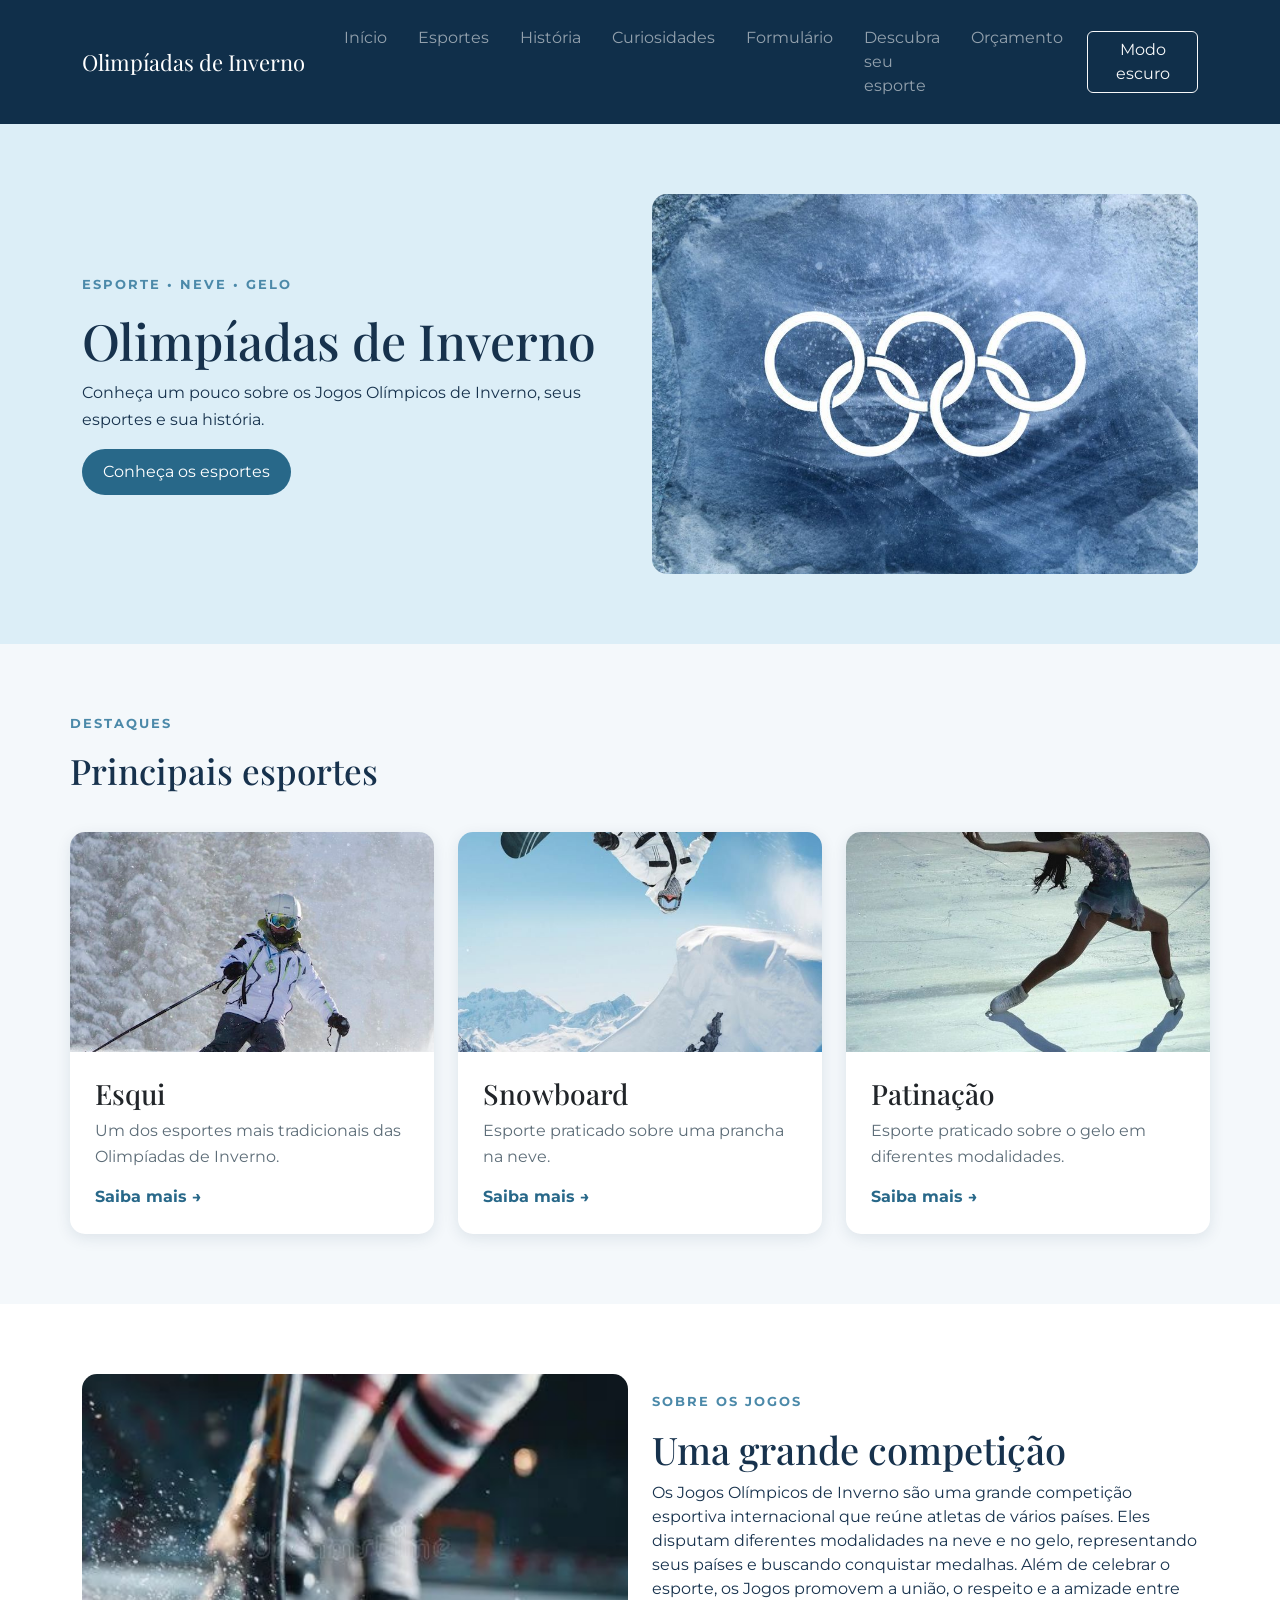
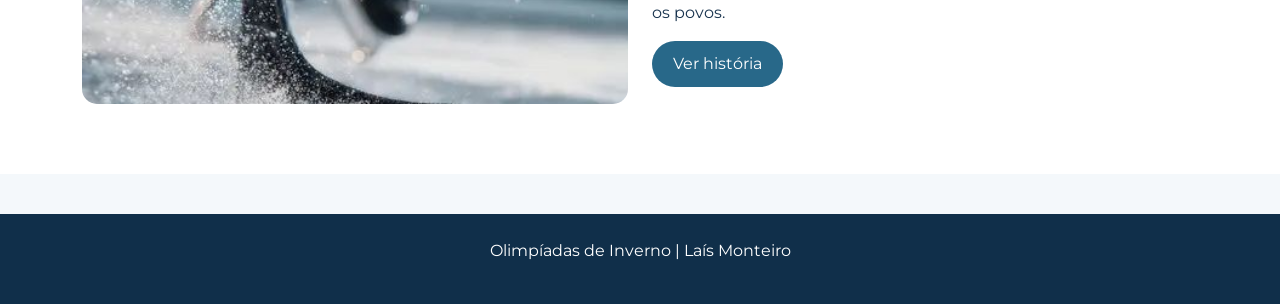
<file: index.html>
<!doctype html>
<html lang="pt-br">
  <head>
    <meta charset="UTF-8" />
    <meta name="viewport" content="width=device-width, initial-scale=1.0" />

    <title>Curiosidades - Olimpíadas de Inverno</title>

    <link
      href="https://cdn.jsdelivr.net/npm/bootstrap@5.3.3/dist/css/bootstrap.min.css"
      rel="stylesheet"
    />

    <link
      href="https://fonts.googleapis.com/css2?family=Montserrat:wght@400;500;600;700&family=Playfair+Display:wght@600;700&display=swap"
      rel="stylesheet"
    />

    <link rel="stylesheet" href="css/style.css" />
  </head>
  </head>

  <body>
    <header>
      <nav class="navbar navbar-expand-lg navbar-dark">
        <div class="container">
          <a class="navbar-brand" href="index.html"> Olimpíadas de Inverno </a>

          <button
            class="navbar-toggler"
            type="button"
            data-bs-toggle="collapse"
            data-bs-target="#menu"
          >
            <span class="navbar-toggler-icon"></span>
          </button>

          

<div class="collapse navbar-collapse" id="menu">

    <ul class="navbar-nav ms-auto">

        <li class="nav-item">
            <a class="nav-link" href="index.html">Início</a>
        </li>

        <li class="nav-item">
            <a class="nav-link" href="esportes.html">Esportes</a>
        </li>

        <li class="nav-item">
            <a class="nav-link" href="historia.html">História</a>
        </li>

        <li class="nav-item">
            <a class="nav-link" href="curiosidades.html">Curiosidades</a>
        </li>

        <li class="nav-item">
            <a class="nav-link" href="formulario.html">Formulário</a>
        </li>

        <li class="nav-item">
            <a class="nav-link" href="descobrir-esporte.html">Descubra seu esporte</a>
        </li>

         <li class="nav-item">
            <a class="nav-link" href="orcamento.html">Orçamento</a>
        </li>

    </ul>

    <button id="modo-escuro" class="btn btn-outline-light ms-lg-3 mt-2 mt-lg-0">
        Modo escuro
    </button>

</div>
        </div>
      </nav>
    </header>

    <main>
      <section class="banner">
        <div class="container">
          <div class="row align-items-center">
            <div class="col-md-6">
              <p class="subtitulo">ESPORTE • NEVE • GELO</p>

              <h1>Olimpíadas de Inverno</h1>

              <p>
                Conheça um pouco sobre os Jogos Olímpicos de Inverno, seus
                esportes e sua história.
              </p>

              <a href="esportes.html" class="btn btn-principal">
                Conheça os esportes
              </a>
            </div>

            <div class="col-md-6">
              <img
                src="imagens/capa.jpg"
                class="img-fluid imagem-banner"
                alt="Olimpíadas de Inverno"
              />
            </div>
          </div>
        </div>
      </section>

      <section class="container destaques">
        <p class="subtitulo">DESTAQUES</p>

        <h2>Principais esportes</h2>

        <div class="row g-4 mt-3">
          <div class="col-md-4">
            <div class="card">
              <img src="imagens/esqui.jpg" class="card-img-top" alt="Esqui" />

              <div class="card-body">
                <h3>Esqui</h3>

                <p>
                  Um dos esportes mais tradicionais das Olimpíadas de Inverno.
                </p>

                <a href="esportes.html">Saiba mais →</a>
              </div>
            </div>
          </div>

          <div class="col-md-4">
            <div class="card">
              <img
                src="imagens/snowboard.jpg"
                class="card-img-top"
                alt="Snowboard"
              />

              <div class="card-body">
                <h3>Snowboard</h3>

                <p>Esporte praticado sobre uma prancha na neve.</p>

                <a href="esportes.html">Saiba mais →</a>
              </div>
            </div>
          </div>

          <div class="col-md-4">
            <div class="card">
              <img
                src="imagens/patinacao.jpg"
                class="card-img-top"
                alt="Patinação no gelo"
              />

              <div class="card-body">
                <h3>Patinação</h3>

                <p>Esporte praticado sobre o gelo em diferentes modalidades.</p>

                <a href="esportes.html">Saiba mais →</a>
              </div>
            </div>
          </div>
        </div>
      </section>

      <section class="sobre">
        <div class="container">
          <div class="row align-items-center">
            <div class="col-md-6">
              <img
                src="imagens/hoquei.jpg"
                class="img-fluid"
                alt="Hóquei no gelo"
              />
            </div>

            <div class="col-md-6">
              <p class="subtitulo">SOBRE OS JOGOS</p>

              <h2>Uma grande competição</h2>

              <p>
                Os Jogos Olímpicos de Inverno são uma grande competição
                esportiva internacional que reúne atletas de vários países. Eles
                disputam diferentes modalidades na neve e no gelo, representando
                seus países e buscando conquistar medalhas. Além de celebrar o
                esporte, os Jogos promovem a união, o respeito e a amizade entre
                os povos.
              </p>

              <a href="historia.html" class="btn btn-principal">
                Ver história
              </a>
            </div>
          </div>
        </div>
      </section>
    </main>

    <footer>
      <p>Olimpíadas de Inverno | Laís Monteiro</p>
    </footer>

    <script src="https://cdn.jsdelivr.net/npm/bootstrap@5.3.3/dist/js/bootstrap.bundle.min.js"></script>
    <script src="js/script.js"></script>
  </body>
</html>
</file>
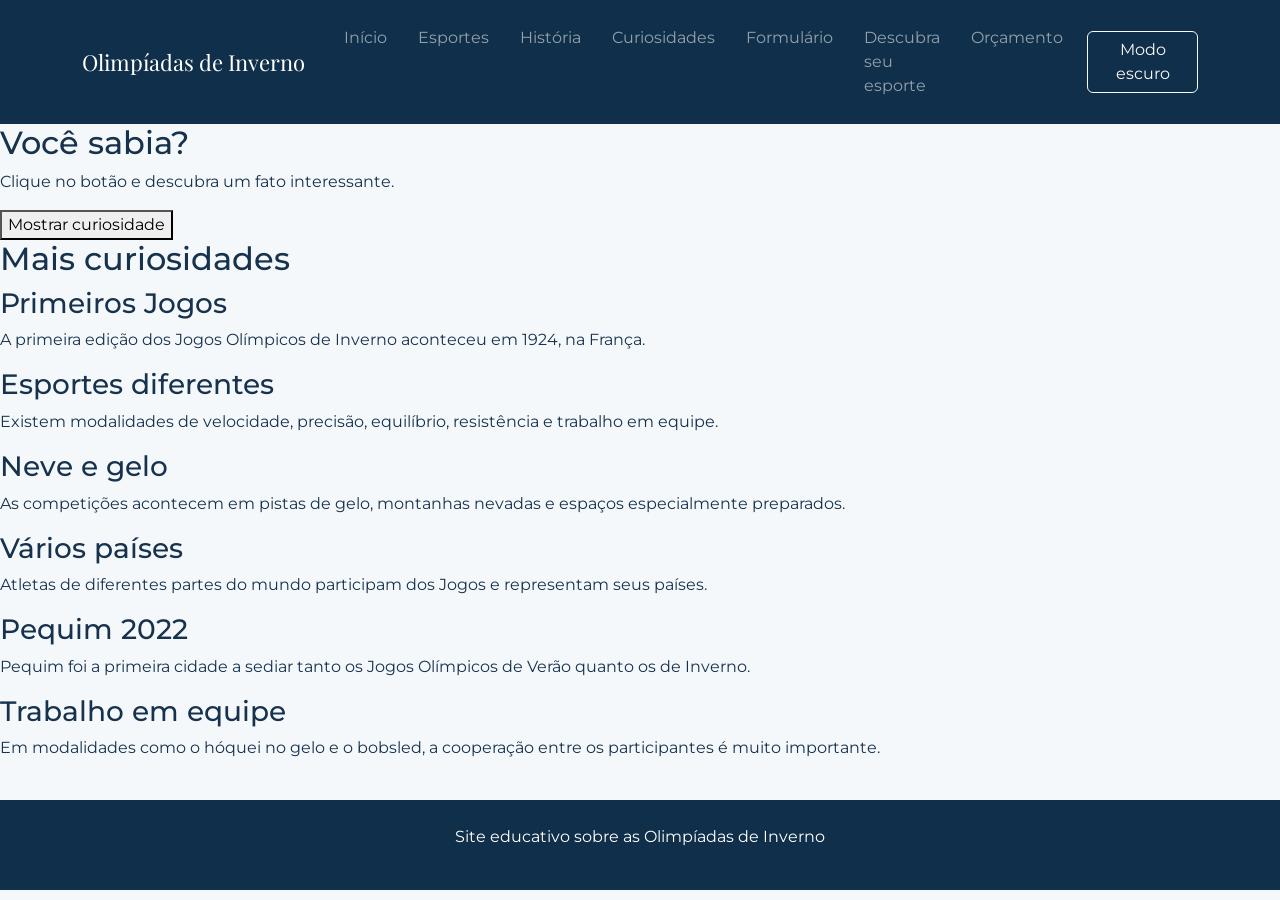
<file: curiosidades.html>
<!doctype html>
<html lang="pt-br">
  <head>
    <meta charset="UTF-8" />
    <meta name="viewport" content="width=device-width, initial-scale=1.0" />

    <title>Curiosidades - Olimpíadas de Inverno</title>

    <link
      href="https://cdn.jsdelivr.net/npm/bootstrap@5.3.3/dist/css/bootstrap.min.css"
      rel="stylesheet"
    />

    <link
      href="https://fonts.googleapis.com/css2?family=Montserrat:wght@400;500;600;700&family=Playfair+Display:wght@600;700&display=swap"
      rel="stylesheet"
    />

    <link rel="stylesheet" href="css/style.css" />
  </head>
  </head>

  <body>
    <header>
      <nav class="navbar navbar-expand-lg navbar-dark">
        <div class="container">
          <a class="navbar-brand" href="curiosidades.html"> Olimpíadas de Inverno </a>

          <button
            class="navbar-toggler"
            type="button"
            data-bs-toggle="collapse"
            data-bs-target="#menu"
          >
            <span class="navbar-toggler-icon"></span>
          </button>

          

<div class="collapse navbar-collapse" id="menu">

    <ul class="navbar-nav ms-auto">

        <li class="nav-item">
            <a class="nav-link" href="index.html">Início</a>
        </li>

        <li class="nav-item">
            <a class="nav-link" href="esportes.html">Esportes</a>
        </li>

        <li class="nav-item">
            <a class="nav-link" href="historia.html">História</a>
        </li>

        <li class="nav-item">
            <a class="nav-link" href="curiosidades.html">Curiosidades</a>
        </li>

        <li class="nav-item">
            <a class="nav-link" href="formulario.html">Formulário</a>
        </li>

        <li class="nav-item">
            <a class="nav-link" href="descobrir-esporte.html">Descubra seu esporte</a>
        </li>

         <li class="nav-item">
            <a class="nav-link" href="orcamento.html">Orçamento</a>
        </li>

    </ul>

    <button id="modo-escuro" class="btn btn-outline-light ms-lg-3 mt-2 mt-lg-0">
        Modo escuro
    </button>

</div>
        </div>
      </nav>

    <main>
        <section class="destaque">
            <h2>Você sabia?</h2>
            <p id="texto-curiosidade">Clique no botão e descubra um fato interessante.</p>
            <button id="botao-curiosidade">Mostrar curiosidade</button>
        </section>

        <section>
            <h2>Mais curiosidades</h2>

            <div class="cartoes">
                <div class="cartao">
                    <h3>Primeiros Jogos</h3>
                    <p>A primeira edição dos Jogos Olímpicos de Inverno aconteceu em 1924, na França.</p>
                </div>

                <div class="cartao">
                    <h3>Esportes diferentes</h3>
                    <p>Existem modalidades de velocidade, precisão, equilíbrio, resistência e trabalho em equipe.</p>
                </div>

                <div class="cartao">
                    <h3>Neve e gelo</h3>
                    <p>As competições acontecem em pistas de gelo, montanhas nevadas e espaços especialmente preparados.</p>
                </div>

                <div class="cartao">
                    <h3>Vários países</h3>
                    <p>Atletas de diferentes partes do mundo participam dos Jogos e representam seus países.</p>
                </div>

                <div class="cartao">
                    <h3>Pequim 2022</h3>
                    <p>Pequim foi a primeira cidade a sediar tanto os Jogos Olímpicos de Verão quanto os de Inverno.</p>
                </div>

                <div class="cartao">
                    <h3>Trabalho em equipe</h3>
                    <p>Em modalidades como o hóquei no gelo e o bobsled, a cooperação entre os participantes é muito importante.</p>
                </div>
            </div>
        </section>
    </main>

    <footer>
        <p>Site educativo sobre as Olimpíadas de Inverno</p>
    </footer>

    <script src="js/script.js"></script>
</body>
</html>
</file>
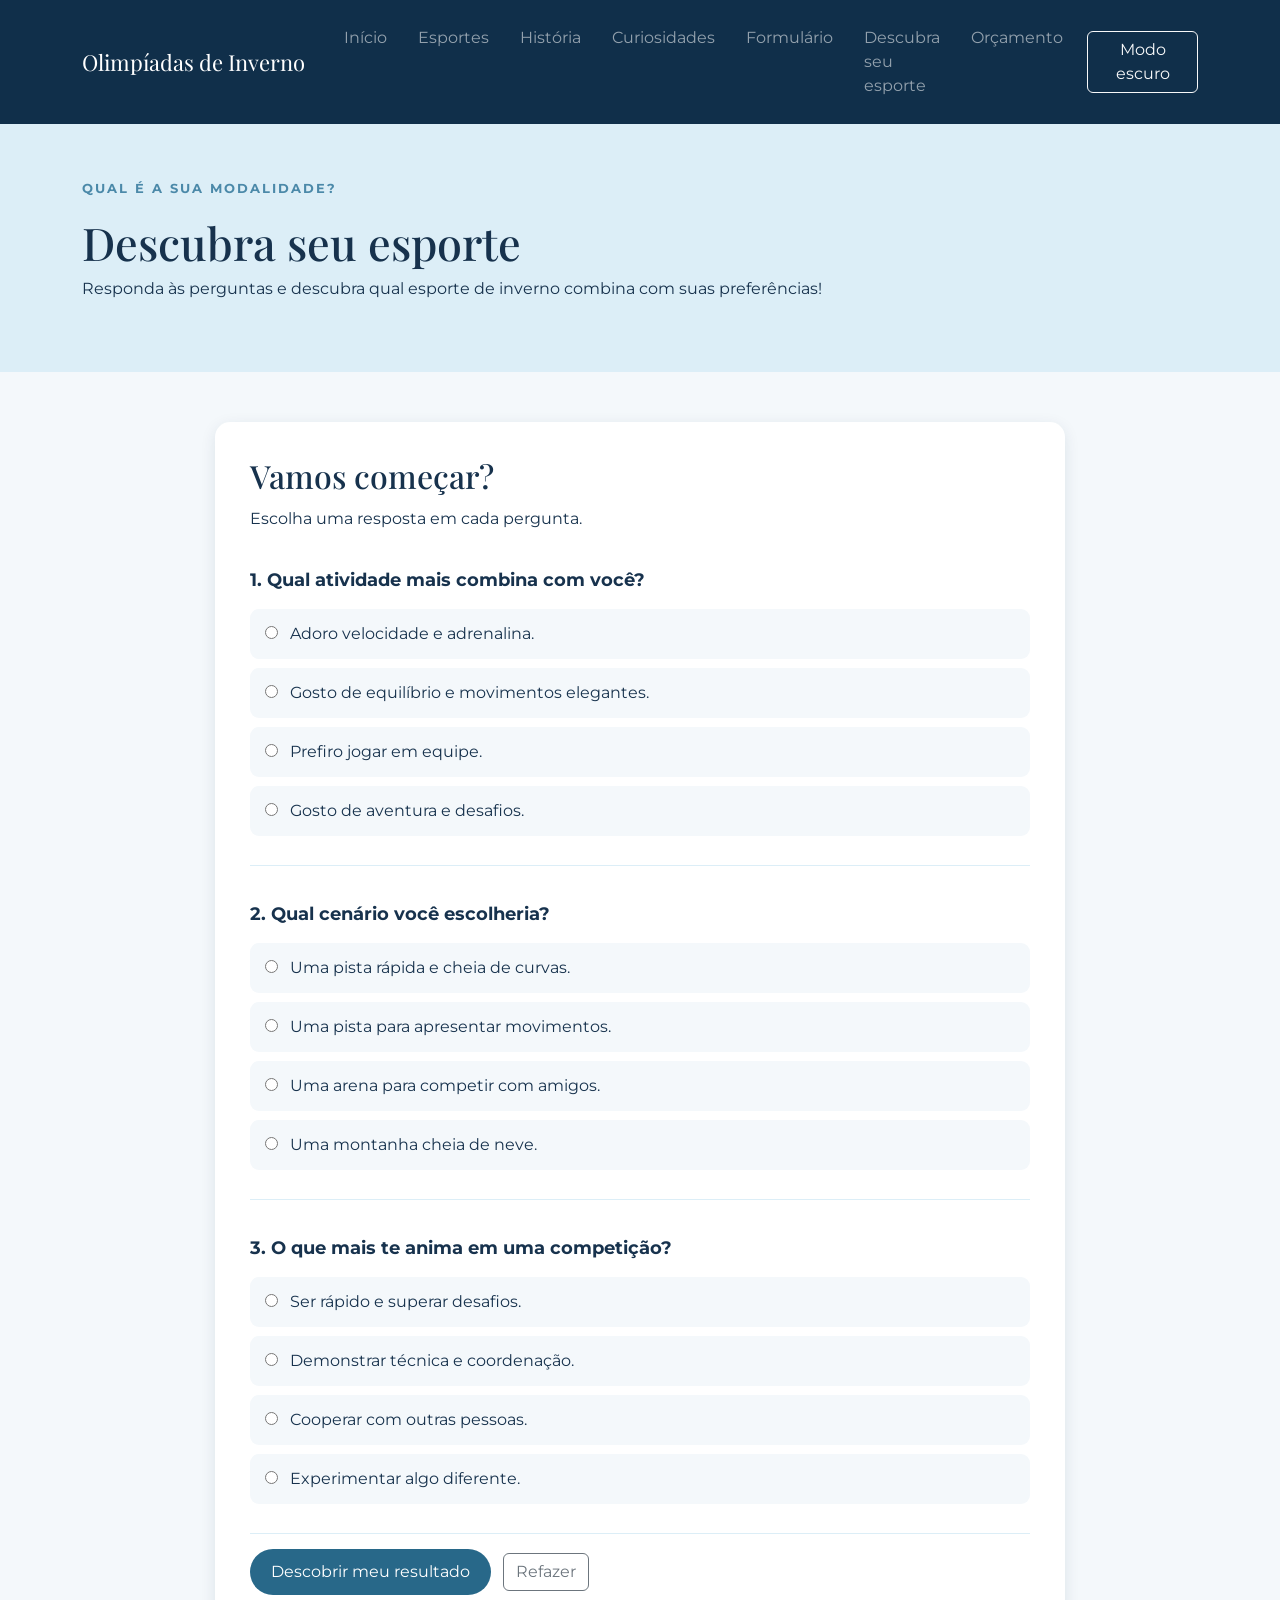
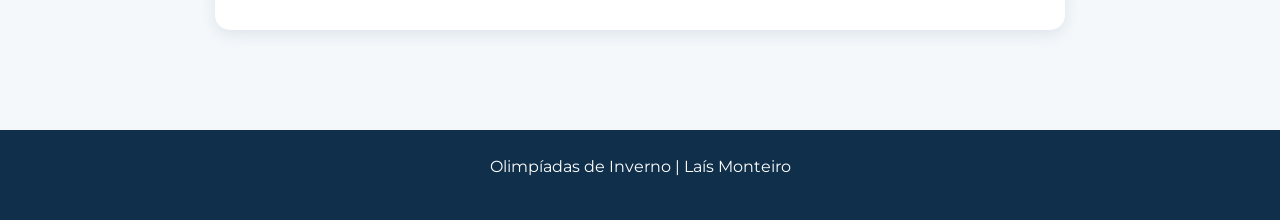
<file: descobrir-esporte.html>
<!DOCTYPE html>
<html lang="pt-br">

<head>
    <meta charset="UTF-8">
    <meta name="viewport" content="width=device-width, initial-scale=1.0">

    <title>Descubra seu esporte - Olimpíadas de Inverno</title>

    <link href="https://cdn.jsdelivr.net/npm/bootstrap@5.3.3/dist/css/bootstrap.min.css" rel="stylesheet">

    <link href="https://fonts.googleapis.com/css2?family=Montserrat:wght@400;500;600;700&family=Playfair+Display:wght@600;700&display=swap" rel="stylesheet">

    <link rel="stylesheet" href="css/style.css">
</head>

<body>

<header>
    <nav class="navbar navbar-expand-lg navbar-dark">
        <div class="container">

            <a class="navbar-brand" href="index.html">
                Olimpíadas de Inverno
            </a>

            <button class="navbar-toggler" type="button"
                data-bs-toggle="collapse" data-bs-target="#menu"
                aria-controls="menu" aria-expanded="false"
                aria-label="Abrir menu">
                <span class="navbar-toggler-icon"></span>
            </button>

            <div class="collapse navbar-collapse" id="menu">

               <ul class="navbar-nav ms-auto">

        <li class="nav-item">
            <a class="nav-link" href="index.html">Início</a>
        </li>

        <li class="nav-item">
            <a class="nav-link" href="esportes.html">Esportes</a>
        </li>

        <li class="nav-item">
            <a class="nav-link" href="historia.html">História</a>
        </li>

        <li class="nav-item">
            <a class="nav-link" href="curiosidades.html">Curiosidades</a>
        </li>

        <li class="nav-item">
            <a class="nav-link" href="formulario.html">Formulário</a>
        </li>

        <li class="nav-item">
            <a class="nav-link" href="descobrir-esporte.html">Descubra seu esporte</a>
        </li>

         <li class="nav-item">
            <a class="nav-link" href="orcamento.html">Orçamento</a>
        </li>

    </ul>

                <button id="modo-escuro"
                    class="btn btn-outline-light ms-lg-3 mt-2 mt-lg-0">
                    Modo escuro
                </button>

            </div>
        </div>
    </nav>
</header>

<main>

    <section class="titulo-pagina">
        <div class="container">
            <p class="subtitulo">QUAL É A SUA MODALIDADE?</p>
            <h1>Descubra seu esporte</h1>
            <p>Responda às perguntas e descubra qual esporte de inverno combina com suas preferências!</p>
        </div>
    </section>

    <section class="container quiz-conteudo">

        <div class="quiz-caixa">

            <h2>Vamos começar?</h2>

            <p>Escolha uma resposta em cada pergunta.</p>

            <form id="quiz-esporte">

                <fieldset class="pergunta-quiz">
                    <legend>1. Qual atividade mais combina com você?</legend>

                    <label class="opcao-quiz">
                        <input type="radio" name="atividade" value="velocidade" required>
                        Adoro velocidade e adrenalina.
                    </label>

                    <label class="opcao-quiz">
                        <input type="radio" name="atividade" value="equilibrio">
                        Gosto de equilíbrio e movimentos elegantes.
                    </label>

                    <label class="opcao-quiz">
                        <input type="radio" name="atividade" value="equipe">
                        Prefiro jogar em equipe.
                    </label>

                    <label class="opcao-quiz">
                        <input type="radio" name="atividade" value="aventura">
                        Gosto de aventura e desafios.
                    </label>
                </fieldset>

                <fieldset class="pergunta-quiz">
                    <legend>2. Qual cenário você escolheria?</legend>

                    <label class="opcao-quiz">
                        <input type="radio" name="cenario" value="velocidade" required>
                        Uma pista rápida e cheia de curvas.
                    </label>

                    <label class="opcao-quiz">
                        <input type="radio" name="cenario" value="equilibrio">
                        Uma pista para apresentar movimentos.
                    </label>

                    <label class="opcao-quiz">
                        <input type="radio" name="cenario" value="equipe">
                        Uma arena para competir com amigos.
                    </label>

                    <label class="opcao-quiz">
                        <input type="radio" name="cenario" value="aventura">
                        Uma montanha cheia de neve.
                    </label>
                </fieldset>

                <fieldset class="pergunta-quiz">
                    <legend>3. O que mais te anima em uma competição?</legend>

                    <label class="opcao-quiz">
                        <input type="radio" name="competicao" value="velocidade" required>
                        Ser rápido e superar desafios.
                    </label>

                    <label class="opcao-quiz">
                        <input type="radio" name="competicao" value="equilibrio" required>
                        Demonstrar técnica e coordenação.
                    </label>

                    <label class="opcao-quiz">
                        <input type="radio" name="competicao" value="equipe" required>
                        Cooperar com outras pessoas.
                    </label>

                    <label class="opcao-quiz">
                        <input type="radio" name="competicao" value="aventura" required>
                        Experimentar algo diferente.
                    </label>
                </fieldset>

                <button type="submit" class="btn btn-principal">
                    Descobrir meu resultado
                </button>

                <button type="button" id="refazer-quiz"
                    class="btn btn-outline-secondary ms-2">
                    Refazer
                </button>

            </form>

            <div id="resultado-quiz"
                class="resultado-quiz mt-4"
                role="status" aria-live="polite"
                hidden>
            </div>

        </div>

    </section>

</main>

<footer>
    <p>Olimpíadas de Inverno | Laís Monteiro</p>
</footer>

<script src="https://cdn.jsdelivr.net/npm/bootstrap@5.3.3/dist/js/bootstrap.bundle.min.js"></script>
<script src="js/script.js"></script>

</body>
</html>
</file>
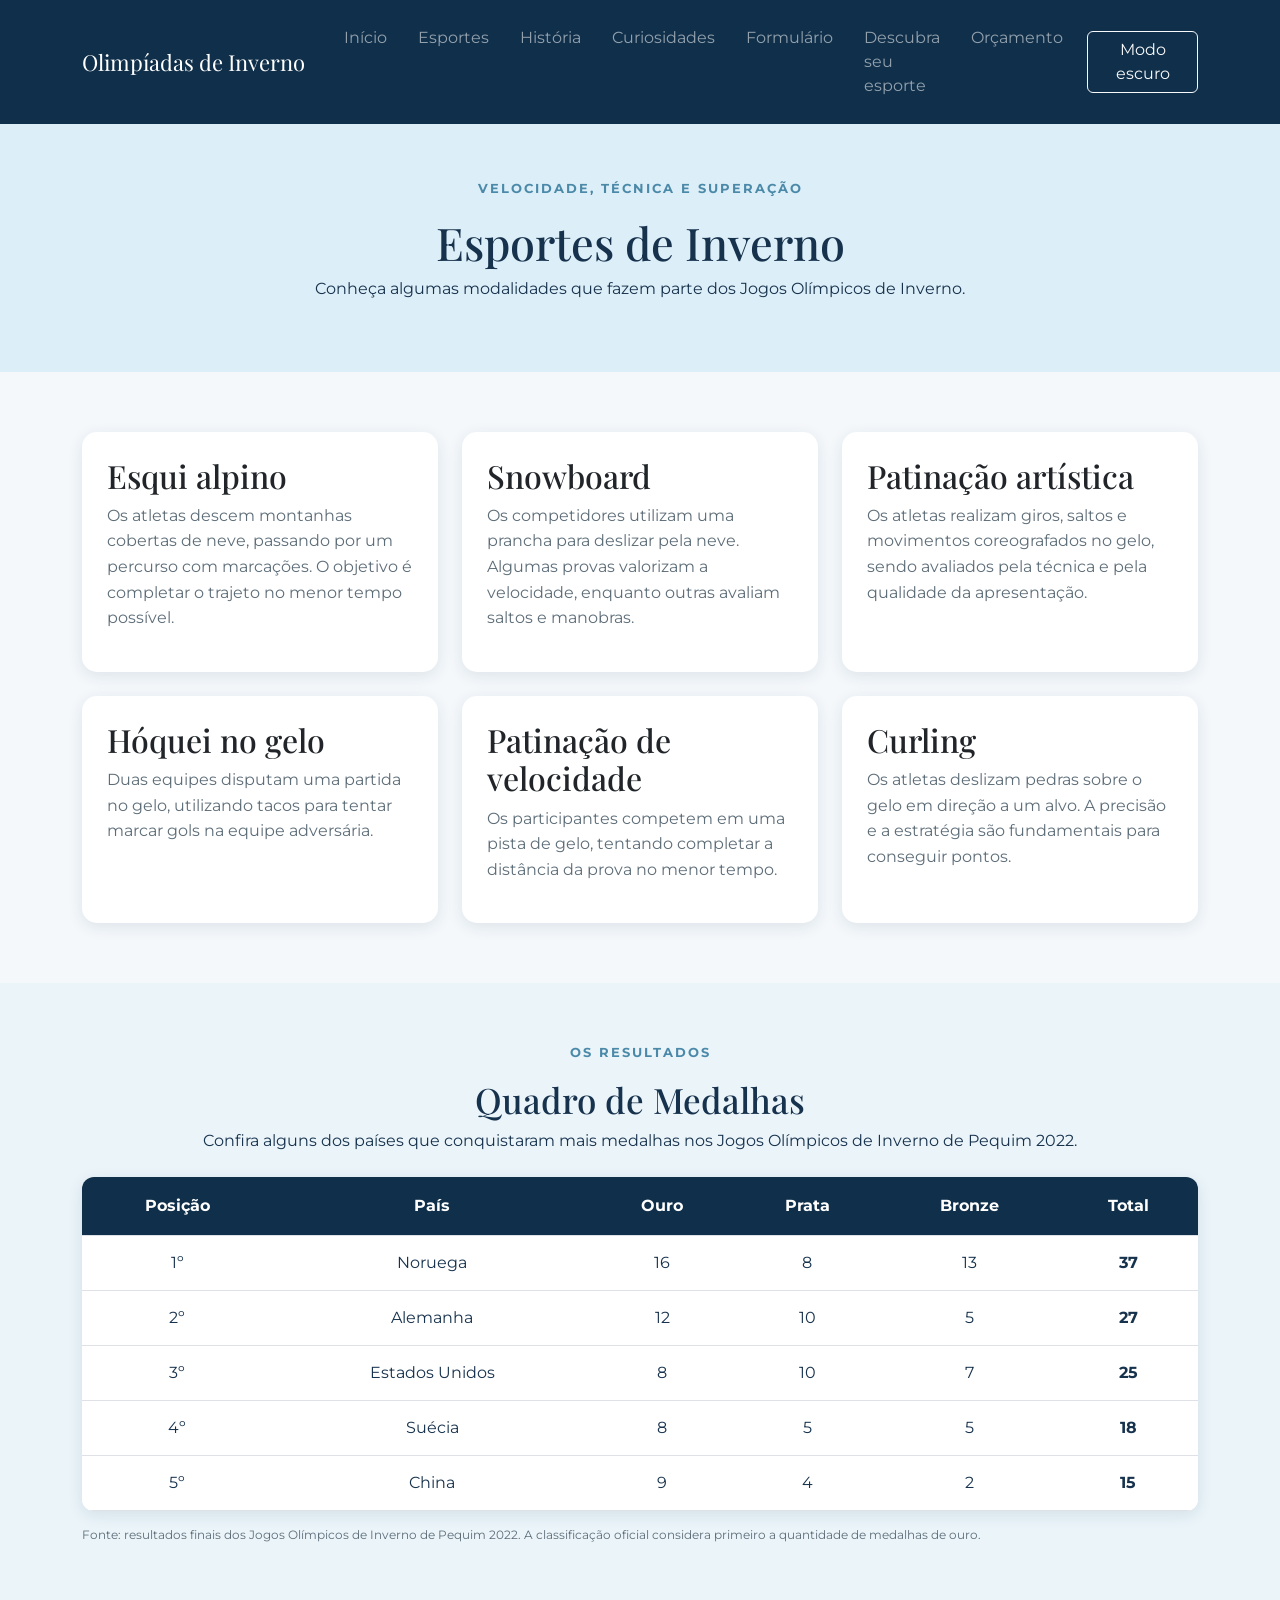
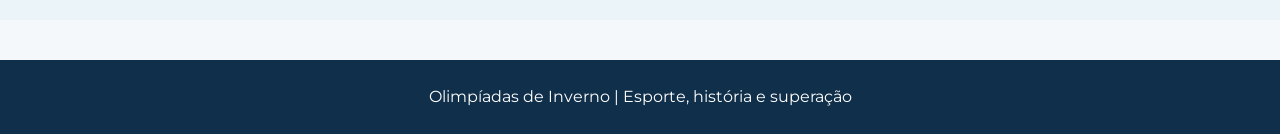
<file: esportes.html>
<!DOCTYPE html>
<html lang="pt-br">
<head>
    <meta charset="UTF-8">
    <meta name="viewport" content="width=device-width, initial-scale=1.0">

    <title>Esportes | Olimpíadas de Inverno</title>

    <link href="https://cdn.jsdelivr.net/npm/bootstrap@5.3.3/dist/css/bootstrap.min.css" rel="stylesheet">

    <link href="https://fonts.googleapis.com/css2?family=Montserrat:wght@400;500;600;700&family=Playfair+Display:wght@500;600;700&display=swap" rel="stylesheet">

    <link rel="stylesheet" href="css/style.css">
</head>

<body>

    <!-- Menu de navegação -->
    <nav class="navbar navbar-expand-lg navbar-dark">
        <div class="container">

            <a class="navbar-brand" href="index.html">
                Olimpíadas de Inverno
            </a>

            <button class="navbar-toggler" type="button"
                data-bs-toggle="collapse" data-bs-target="#menu">
                <span class="navbar-toggler-icon"></span>
            </button>

            <div class="collapse navbar-collapse" id="menu">
                <ul class="navbar-nav ms-auto">
                   <li class="nav-item">
            <a class="nav-link" href="index.html">Início</a>
        </li>

        <li class="nav-item">
            <a class="nav-link" href="esportes.html">Esportes</a>
        </li>

        <li class="nav-item">
            <a class="nav-link" href="historia.html">História</a>
        </li>

        <li class="nav-item">
            <a class="nav-link" href="curiosidades.html">Curiosidades</a>
        </li>

        <li class="nav-item">
            <a class="nav-link" href="formulario.html">Formulário</a>
        </li>

        <li class="nav-item">
            <a class="nav-link" href="descobrir-esporte.html">Descubra seu esporte</a>
        </li>

         <li class="nav-item">
            <a class="nav-link" href="orcamento.html">Orçamento</a>
        </li>
                </ul>

                <button id="modo-escuro" class="btn btn-outline-light ms-lg-3 mt-2 mt-lg-0">
                    Modo escuro
                </button>
            </div>
        </div>
    </nav>

    <!-- Título -->
    <header class="titulo-pagina">
        <div class="container text-center">
            <p class="subtitulo">VELOCIDADE, TÉCNICA E SUPERAÇÃO</p>
            <h1>Esportes de Inverno</h1>
            <p>Conheça algumas modalidades que fazem parte dos Jogos Olímpicos de Inverno.</p>
        </div>
    </header>

    <!-- Apresentação dos esportes -->
    <main>
        <section class="pagina-conteudo">
            <div class="container">

                <div class="row g-4">

                    <div class="col-md-6 col-lg-4 item-esporte">
                        <div class="card h-100">
                            <div class="card-body">
                                <h2>Esqui alpino</h2>
                                <p>
                                    Os atletas descem montanhas cobertas de neve,
                                    passando por um percurso com marcações. O objetivo
                                    é completar o trajeto no menor tempo possível.
                                </p>
                            </div>
                        </div>
                    </div>

                    <div class="col-md-6 col-lg-4 item-esporte">
                        <div class="card h-100">
                            <div class="card-body">
                                <h2>Snowboard</h2>
                                <p>
                                    Os competidores utilizam uma prancha para deslizar
                                    pela neve. Algumas provas valorizam a velocidade,
                                    enquanto outras avaliam saltos e manobras.
                                </p>
                            </div>
                        </div>
                    </div>

                    <div class="col-md-6 col-lg-4 item-esporte">
                        <div class="card h-100">
                            <div class="card-body">
                                <h2>Patinação artística</h2>
                                <p>
                                    Os atletas realizam giros, saltos e movimentos
                                    coreografados no gelo, sendo avaliados pela técnica
                                    e pela qualidade da apresentação.
                                </p>
                            </div>
                        </div>
                    </div>

                    <div class="col-md-6 col-lg-4 item-esporte">
                        <div class="card h-100">
                            <div class="card-body">
                                <h2>Hóquei no gelo</h2>
                                <p>
                                    Duas equipes disputam uma partida no gelo,
                                    utilizando tacos para tentar marcar gols
                                    na equipe adversária.
                                </p>
                            </div>
                        </div>
                    </div>

                    <div class="col-md-6 col-lg-4 item-esporte">
                        <div class="card h-100">
                            <div class="card-body">
                                <h2>Patinação de velocidade</h2>
                                <p>
                                    Os participantes competem em uma pista de gelo,
                                    tentando completar a distância da prova
                                    no menor tempo.
                                </p>
                            </div>
                        </div>
                    </div>

                    <div class="col-md-6 col-lg-4 item-esporte">
                        <div class="card h-100">
                            <div class="card-body">
                                <h2>Curling</h2>
                                <p>
                                    Os atletas deslizam pedras sobre o gelo em direção
                                    a um alvo. A precisão e a estratégia são
                                    fundamentais para conseguir pontos.
                                </p>
                            </div>
                        </div>
                    </div>

                </div>
            </div>
        </section>

        <!-- Quadro de medalhas -->
        <section class="medalhas-secao">
            <div class="container">

                <div class="text-center mb-4">
                    <p class="subtitulo">OS RESULTADOS</p>
                    <h2>Quadro de Medalhas</h2>
                    <p>
                        Confira alguns dos países que conquistaram mais medalhas
                        nos Jogos Olímpicos de Inverno de Pequim 2022.
                    </p>
                </div>

                <div class="table-responsive tabela-medalhas">
                    <table class="table table-hover align-middle">
                        <thead>
                            <tr>
                                <th>Posição</th>
                                <th>País</th>
                                <th>Ouro</th>
                                <th>Prata</th>
                                <th>Bronze</th>
                                <th>Total</th>
                            </tr>
                        </thead>

                        
<tbody>
    <tr>
        <td>1º</td>
        <td>Noruega</td>
        <td>16</td>
        <td>8</td>
        <td>13</td>
        <td><strong>37</strong></td>
    </tr>

    <tr>
        <td>2º</td>
        <td>Alemanha</td>
        <td>12</td>
        <td>10</td>
        <td>5</td>
        <td><strong>27</strong></td>
    </tr>

    <tr>
        <td>3º</td>
        <td>Estados Unidos</td>
        <td>8</td>
        <td>10</td>
        <td>7</td>
        <td><strong>25</strong></td>
    </tr>

    <tr>
        <td>4º</td>
        <td>Suécia</td>
        <td>8</td>
        <td>5</td>
        <td>5</td>
        <td><strong>18</strong></td>
    </tr>

    <tr>
        <td>5º</td>
        <td>China</td>
        <td>9</td>
        <td>4</td>
        <td>2</td>
        <td><strong>15</strong></td>
    </tr>
</tbody>
                    </table>
                </div>

                <p class="nota-medalhas">
                    Fonte: resultados finais dos Jogos Olímpicos de Inverno
                    de Pequim 2022. A classificação oficial considera primeiro
                    a quantidade de medalhas de ouro.
                </p>

            </div>
        </section>

    </main>

    <footer>
        <p class="mb-0">
            Olimpíadas de Inverno | Esporte, história e superação
        </p>
    </footer>

    <script src="https://cdn.jsdelivr.net/npm/bootstrap@5.3.3/dist/js/bootstrap.bundle.min.js"></script>
    <script src="js/script.js"></script>

</body>
</html>
</file>
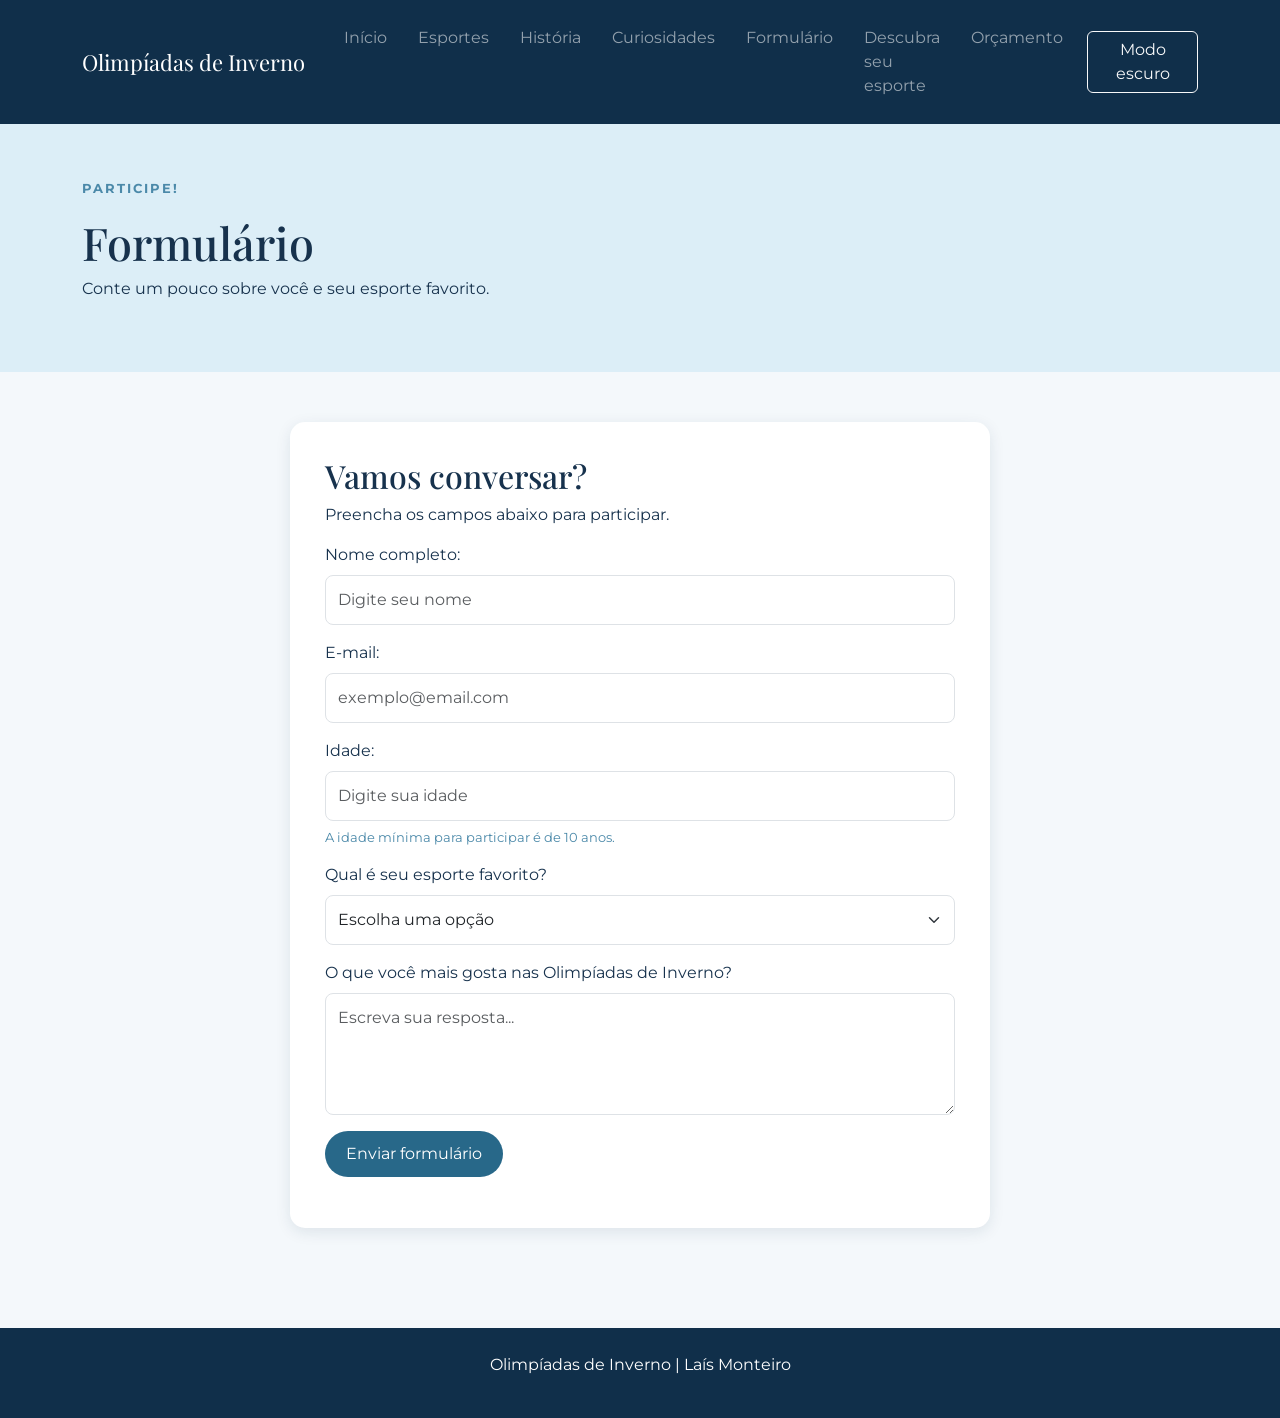
<file: formulario.html>
<!DOCTYPE html>
<html lang="pt-br">

<head>
    <meta charset="UTF-8">
    <meta name="viewport" content="width=device-width, initial-scale=1.0">

    <title>Formulário - Olimpíadas de Inverno</title>

    <link href="https://cdn.jsdelivr.net/npm/bootstrap@5.3.3/dist/css/bootstrap.min.css" rel="stylesheet">

    <link href="https://fonts.googleapis.com/css2?family=Montserrat:wght@400;500;600;700&family=Playfair+Display:wght@600;700&display=swap" rel="stylesheet">

    <link rel="stylesheet" href="css/style.css">
</head>

<body>

<header>
    <nav class="navbar navbar-expand-lg navbar-dark">
        <div class="container">

            <a class="navbar-brand" href="index.html">
                Olimpíadas de Inverno
            </a>

            <button class="navbar-toggler" type="button"
                data-bs-toggle="collapse" data-bs-target="#menu"
                aria-controls="menu" aria-expanded="false"
                aria-label="Abrir menu">
                <span class="navbar-toggler-icon"></span>
            </button>

            <div class="collapse navbar-collapse" id="menu">

                <ul class="navbar-nav ms-auto">

        <li class="nav-item">
            <a class="nav-link" href="index.html">Início</a>
        </li>

        <li class="nav-item">
            <a class="nav-link" href="esportes.html">Esportes</a>
        </li>

        <li class="nav-item">
            <a class="nav-link" href="historia.html">História</a>
        </li>

        <li class="nav-item">
            <a class="nav-link" href="curiosidades.html">Curiosidades</a>
        </li>

        <li class="nav-item">
            <a class="nav-link" href="formulario.html">Formulário</a>
        </li>

        <li class="nav-item">
            <a class="nav-link" href="descobrir-esporte.html">Descubra seu esporte</a>
        </li>

         <li class="nav-item">
            <a class="nav-link" href="orcamento.html">Orçamento</a>
        </li>
    </ul>

                <button id="modo-escuro"
                    class="btn btn-outline-light ms-lg-3 mt-2 mt-lg-0">
                    Modo escuro
                </button>

            </div>
        </div>
    </nav>
</header>

<main>

    <section class="titulo-pagina">
        <div class="container">
            <p class="subtitulo">PARTICIPE!</p>
            <h1>Formulário</h1>
            <p>Conte um pouco sobre você e seu esporte favorito.</p>
        </div>
    </section>

    <section class="container formulario-conteudo">

        <div class="formulario-caixa">

            <h2>Vamos conversar?</h2>

            <p>Preencha os campos abaixo para participar.</p>

            <form id="formulario">

                <div class="mb-3">
                    <label for="nome" class="form-label">Nome completo:</label>
                    <input type="text" class="form-control"
                        id="nome" name="nome"
                        placeholder="Digite seu nome" required>
                </div>

                <div class="mb-3">
                    <label for="email" class="form-label">E-mail:</label>
                    <input type="email" class="form-control"
                        id="email" name="email"
                        placeholder="exemplo@email.com" required>
                </div>

                <div class="mb-3">
                    <label for="idade" class="form-label">Idade:</label>
                    <input type="number" class="form-control"
                        id="idade" name="idade"
                        min="10" max="120" step="1"
                        placeholder="Digite sua idade" required>

                    <small class="texto-idade">
                        A idade mínima para participar é de 10 anos.
                    </small>
                </div>

                <div class="mb-3">
                    <label for="esporte" class="form-label">
                        Qual é seu esporte favorito?
                    </label>

                    <select class="form-select"
                        id="esporte" name="esporte" required>

                        <option value="">Escolha uma opção</option>
                        <option value="Esqui">Esqui</option>
                        <option value="Snowboard">Snowboard</option>
                        <option value="Patinação artística">Patinação artística</option>
                        <option value="Hóquei no gelo">Hóquei no gelo</option>
                        <option value="Bobsled">Bobsled</option>
                        <option value="Outro">Outro</option>

                    </select>
                </div>

                <div class="mb-3">
                    <label for="mensagem" class="form-label">
                        O que você mais gosta nas Olimpíadas de Inverno?
                    </label>

                    <textarea class="form-control"
                        id="mensagem" name="mensagem"
                        rows="4"
                        placeholder="Escreva sua resposta..."
                        required></textarea>
                </div>

                <button type="submit" class="btn btn-principal">
                    Enviar formulário
                </button>

                <p id="resposta-formulario"
                    class="mt-3"
                    role="status"
                    aria-live="polite"></p>

            </form>

        </div>

    </section>

</main>

<footer>
   <p>Olimpíadas de Inverno | Laís Monteiro</p>
</footer>

<script src="https://cdn.jsdelivr.net/npm/bootstrap@5.3.3/dist/js/bootstrap.bundle.min.js"></script>
<script src="js/script.js"></script>

</body>
</html>
</file>
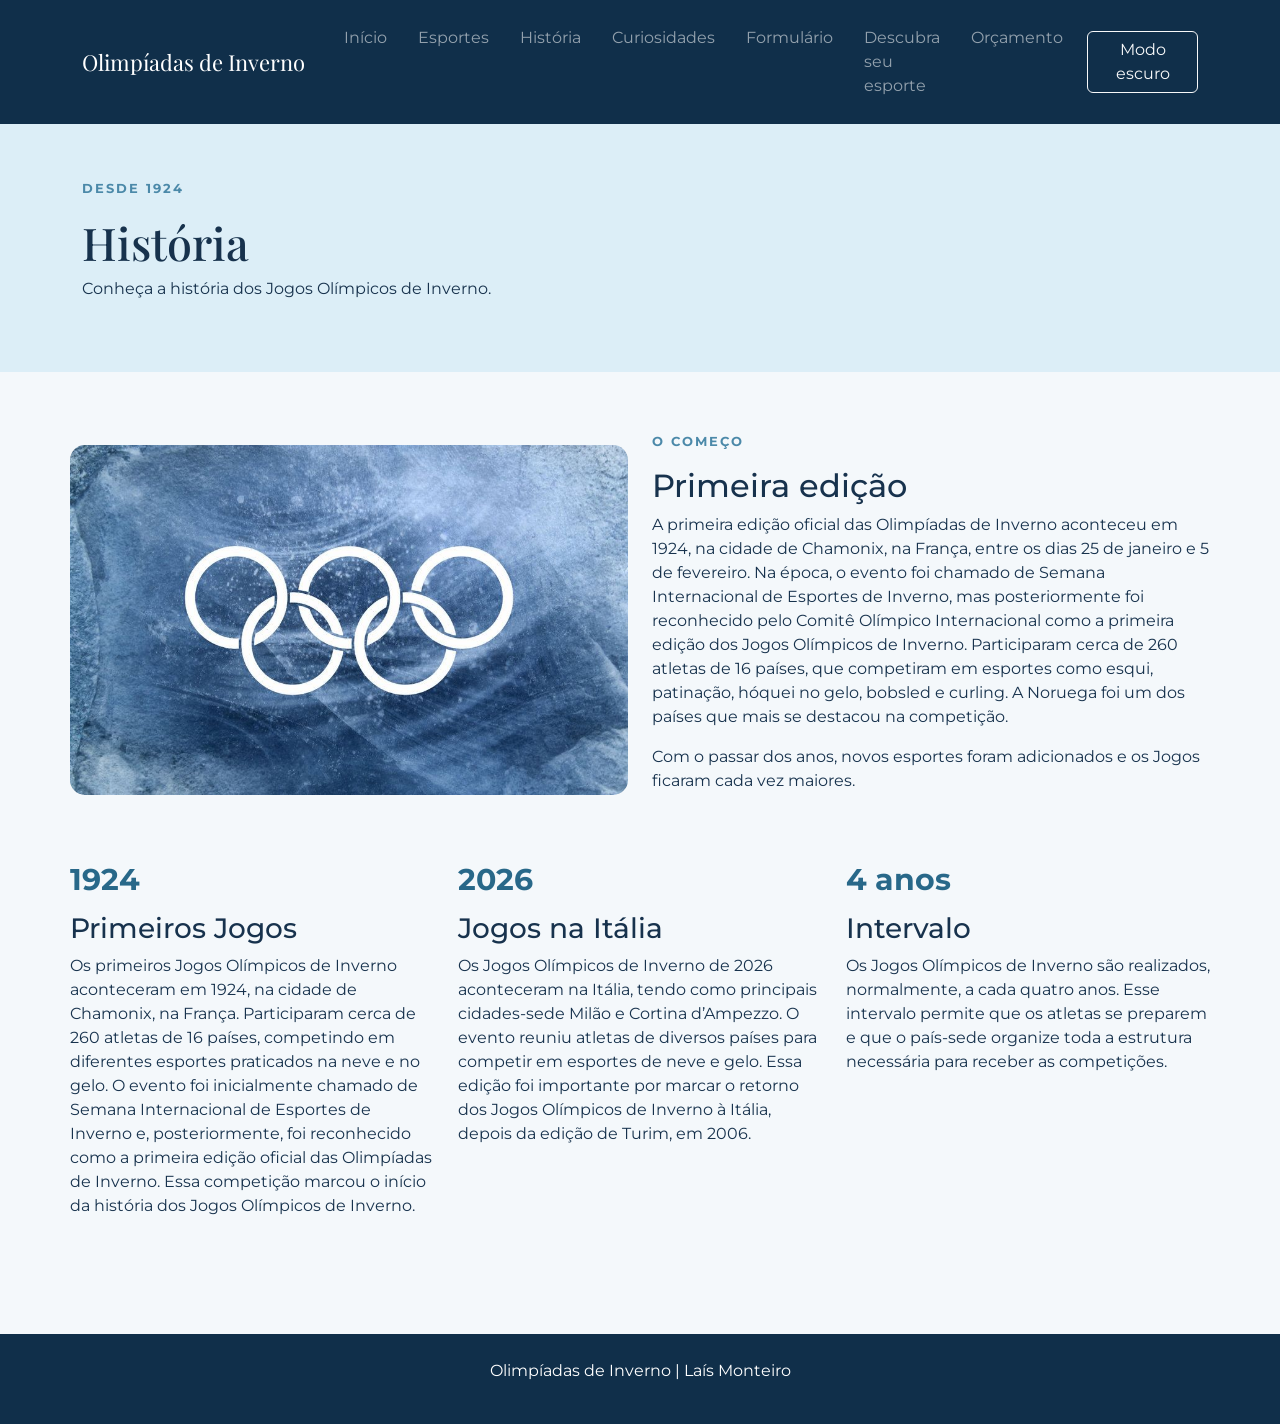
<file: historia.html>
<!doctype html>
<html lang="pt-br">
  <head>
    <meta charset="UTF-8" />
    <meta name="viewport" content="width=device-width, initial-scale=1.0" />

    <title>Curiosidades - Olimpíadas de Inverno</title>

    <link
      href="https://cdn.jsdelivr.net/npm/bootstrap@5.3.3/dist/css/bootstrap.min.css"
      rel="stylesheet"
    />

    <link
      href="https://fonts.googleapis.com/css2?family=Montserrat:wght@400;500;600;700&family=Playfair+Display:wght@600;700&display=swap"
      rel="stylesheet"
    />

    <link rel="stylesheet" href="css/style.css" />
  </head>
  </head>

  <body>
    <header>
      <nav class="navbar navbar-expand-lg navbar-dark">
        <div class="container">
          <a class="navbar-brand" href="index.html"> Olimpíadas de Inverno </a>

          <button
            class="navbar-toggler"
            type="button"
            data-bs-toggle="collapse"
            data-bs-target="#menu"
          >
            <span class="navbar-toggler-icon"></span>
          </button>

         
<div class="collapse navbar-collapse" id="menu">

    <ul class="navbar-nav ms-auto">

      <li class="nav-item">
            <a class="nav-link" href="index.html">Início</a>
        </li>

        <li class="nav-item">
            <a class="nav-link" href="esportes.html">Esportes</a>
        </li>

        <li class="nav-item">
            <a class="nav-link" href="historia.html">História</a>
        </li>

        <li class="nav-item">
            <a class="nav-link" href="curiosidades.html">Curiosidades</a>
        </li>

        <li class="nav-item">
            <a class="nav-link" href="formulario.html">Formulário</a>
        </li>

        <li class="nav-item">
            <a class="nav-link" href="descobrir-esporte.html">Descubra seu esporte</a>
        </li>

         <li class="nav-item">
            <a class="nav-link" href="orcamento.html">Orçamento</a>
        </li>

    </ul>

    <button id="modo-escuro" class="btn btn-outline-light ms-lg-3 mt-2 mt-lg-0">
        Modo escuro
    </button>

</div>
        </div>
      </nav>
    </header>

    <main>
      <section class="titulo-pagina">
        <div class="container">
          <p class="subtitulo">DESDE 1924</p>

          <h1>História</h1>

          <p>Conheça a história dos Jogos Olímpicos de Inverno.</p>
        </div>
      </section>

      <section class="container pagina-conteudo">
        <div class="row align-items-center">
          <div class="col-md-6">
            <img
              src="imagens/capa.jpg"
              class="img-fluid imagem-historia"
              alt="Olimpíadas de Inverno"
            />
          </div>

          <div class="col-md-6">
            <p class="subtitulo">O COMEÇO</p>

            <h2>Primeira edição</h2>

            <p>
              A primeira edição oficial das Olimpíadas de Inverno aconteceu em
              1924, na cidade de Chamonix, na França, entre os dias 25 de
              janeiro e 5 de fevereiro. Na época, o evento foi chamado de Semana
              Internacional de Esportes de Inverno, mas posteriormente foi
              reconhecido pelo Comitê Olímpico Internacional como a primeira
              edição dos Jogos Olímpicos de Inverno. Participaram cerca de 260
              atletas de 16 países, que competiram em esportes como esqui,
              patinação, hóquei no gelo, bobsled e curling. A Noruega foi um dos
              países que mais se destacou na competição.
            </p>

            <p>
              Com o passar dos anos, novos esportes foram adicionados e os Jogos
              ficaram cada vez maiores.
            </p>
          </div>
        </div>

        <div class="row mt-5">
          <div class="col-md-4">
            <div class="ano">1924</div>

            <h3>Primeiros Jogos</h3>

            <p>
              Os primeiros Jogos Olímpicos de Inverno aconteceram em 1924, na
              cidade de Chamonix, na França. Participaram cerca de 260 atletas
              de 16 países, competindo em diferentes esportes praticados na neve
              e no gelo. O evento foi inicialmente chamado de Semana
              Internacional de Esportes de Inverno e, posteriormente, foi
              reconhecido como a primeira edição oficial das Olimpíadas de
              Inverno. Essa competição marcou o início da história dos Jogos
              Olímpicos de Inverno.
            </p>
          </div>

          <div class="col-md-4">
            <div class="ano">2026</div>

            <h3>Jogos na Itália</h3>

            <p>
              Os Jogos Olímpicos de Inverno de 2026 aconteceram na Itália, tendo
              como principais cidades-sede Milão e Cortina d’Ampezzo. O evento
              reuniu atletas de diversos países para competir em esportes de
              neve e gelo. Essa edição foi importante por marcar o retorno dos
              Jogos Olímpicos de Inverno à Itália, depois da edição de Turim, em
              2006.
            </p>
          </div>

          <div class="col-md-4">
            <div class="ano">4 anos</div>

            <h3>Intervalo</h3>

            <p>
              Os Jogos Olímpicos de Inverno são realizados, normalmente, a cada
              quatro anos. Esse intervalo permite que os atletas se preparem e
              que o país-sede organize toda a estrutura necessária para receber
              as competições.
            </p>
          </div>
        </div>
      </section>
    </main>

    <footer>
      <p>Olimpíadas de Inverno | Laís Monteiro</p>
    </footer>

    <script src="https://cdn.jsdelivr.net/npm/bootstrap@5.3.3/dist/js/bootstrap.bundle.min.js"></script>
    <script src="js/script.js"></script>
  </body>
</html>
</file>
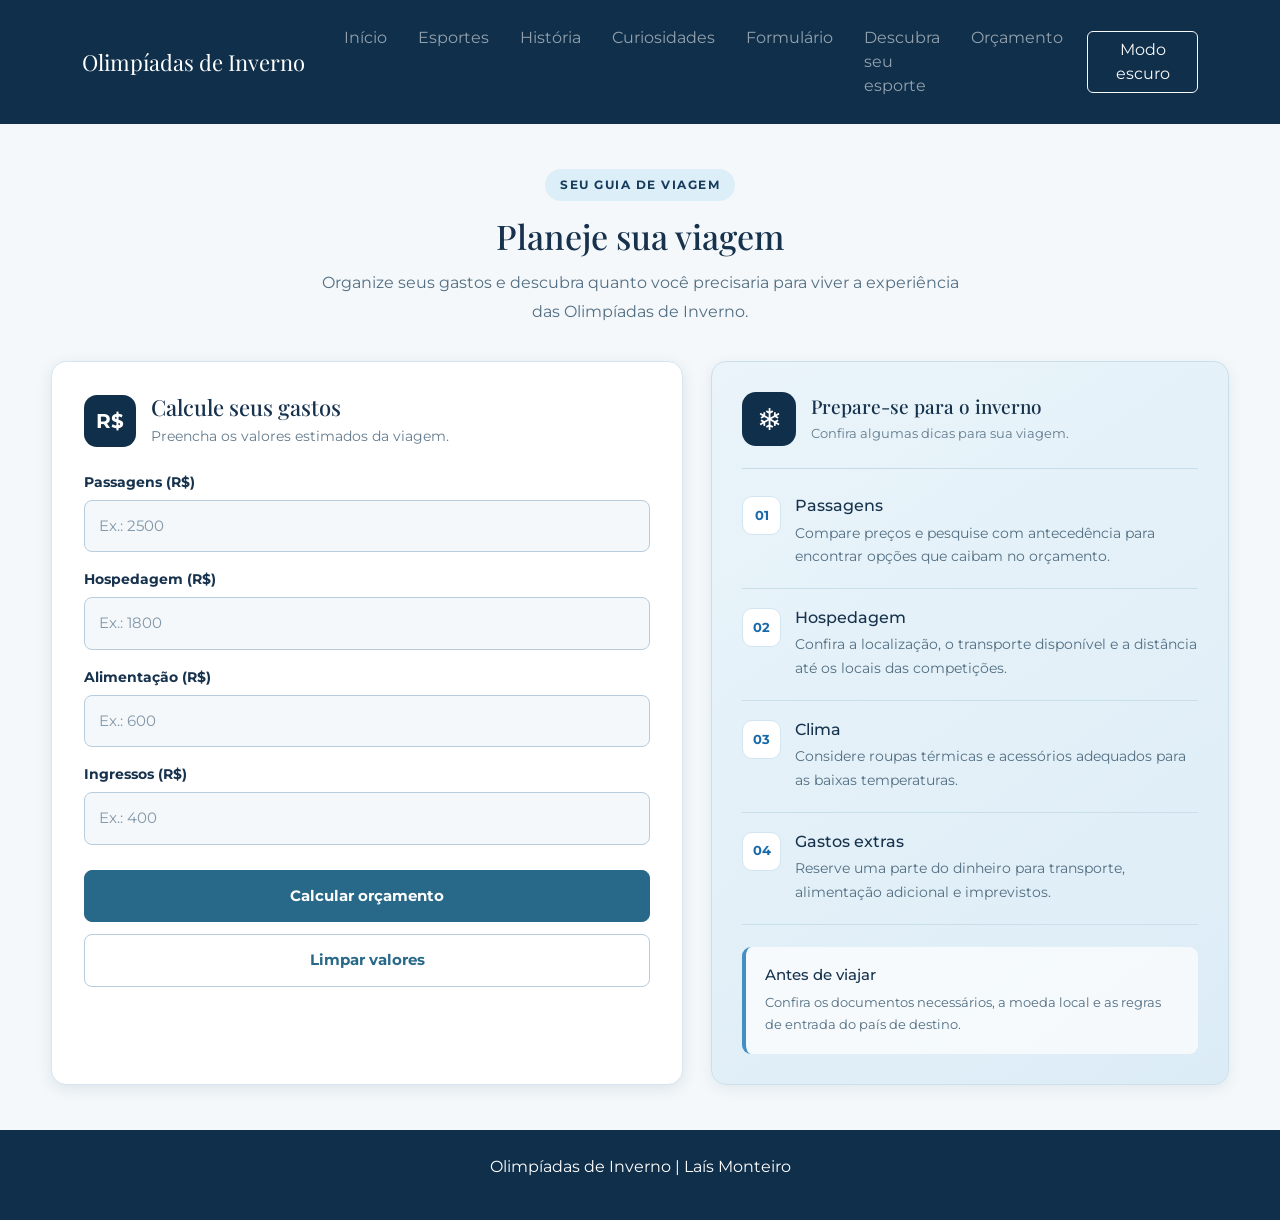
<file: orcamento.html>
<!doctype html>
<html lang="pt-br">
  <head>
    <meta charset="UTF-8" />
    <meta name="viewport" content="width=device-width, initial-scale=1.0" />

    <title>Curiosidades - Olimpíadas de Inverno</title>

    <link
      href="https://cdn.jsdelivr.net/npm/bootstrap@5.3.3/dist/css/bootstrap.min.css"
      rel="stylesheet"
    />

    <link
      href="https://fonts.googleapis.com/css2?family=Montserrat:wght@400;500;600;700&family=Playfair+Display:wght@600;700&display=swap"
      rel="stylesheet"
    />

    <link rel="stylesheet" href="css/style.css" />
  </head>
  </head>

  <body>
    <header>
      <nav class="navbar navbar-expand-lg navbar-dark">
        <div class="container">
          <a class="navbar-brand" href="orcamento.html"> Olimpíadas de Inverno </a>

          <button
            class="navbar-toggler"
            type="button"
            data-bs-toggle="collapse"
            data-bs-target="#menu"
          >
            <span class="navbar-toggler-icon"></span>
          </button>

          

<div class="collapse navbar-collapse" id="menu">

    <ul class="navbar-nav ms-auto">

        <li class="nav-item">
            <a class="nav-link" href="index.html">Início</a>
        </li>

        <li class="nav-item">
            <a class="nav-link" href="esportes.html">Esportes</a>
        </li>

        <li class="nav-item">
            <a class="nav-link" href="historia.html">História</a>
        </li>

        <li class="nav-item">
            <a class="nav-link" href="curiosidades.html">Curiosidades</a>
        </li>

        <li class="nav-item">
            <a class="nav-link" href="formulario.html">Formulário</a>
        </li>

        <li class="nav-item">
            <a class="nav-link" href="descobrir-esporte.html">Descubra seu esporte</a>
        </li>

         <li class="nav-item">
            <a class="nav-link" href="orcamento.html">Orçamento</a>
        </li>

    </ul>

    <button id="modo-escuro" class="btn btn-outline-light ms-lg-3 mt-2 mt-lg-0">
        Modo escuro
    </button>

</div>
        </div>
      </nav>

   <main class="orcamento-main">

        <section class="orcamento-intro">
            <span class="orcamento-etiqueta">SEU GUIA DE VIAGEM</span>

            <h2>Planeje sua viagem</h2>

            <p>
                Organize seus gastos e descubra quanto você precisaria
                para viver a experiência das Olimpíadas de Inverno.
            </p>
        </section>

        <div class="orcamento-colunas">

            <section class="orcamento-card">

                <div class="titulo-card">
                    <span class="simbolo-card">R$</span>

                    <div>
                        <h3>Calcule seus gastos</h3>
                        <p>Preencha os valores estimados da viagem.</p>
                    </div>
                </div>

                <form id="form-orcamento">

                    <label for="passagem">Passagens (R$)</label>
                    <input
                        type="number"
                        id="passagem"
                        min="0"
                        step="0.01"
                        placeholder="Ex.: 2500"
                        required
                    >

                    <label for="hospedagem">Hospedagem (R$)</label>
                    <input
                        type="number"
                        id="hospedagem"
                        min="0"
                        step="0.01"
                        placeholder="Ex.: 1800"
                        required
                    >

                    <label for="alimentacao">Alimentação (R$)</label>
                    <input
                        type="number"
                        id="alimentacao"
                        min="0"
                        step="0.01"
                        placeholder="Ex.: 600"
                        required
                    >

                    <label for="ingressos">Ingressos (R$)</label>
                    <input
                        type="number"
                        id="ingressos"
                        min="0"
                        step="0.01"
                        placeholder="Ex.: 400"
                        required
                    >

                    <button type="submit" class="botao-calcular">
                        Calcular orçamento
                    </button>

                    <button type="reset" class="botao-limpar">
                        Limpar valores
                    </button>

                </form>

                <div id="resultado-orcamento" aria-live="polite"></div>

            </section>

            <aside class="orcamento-lateral">

                <div class="lateral-cabecalho">
                    <div class="icone-neve">❄</div>

                    <div>
                        <h3>Prepare-se para o inverno</h3>
                        <p>Confira algumas dicas para sua viagem.</p>
                    </div>
                </div>

                <div class="dica-viagem">
                    <span class="numero-dica">01</span>

                    <div>
                        <h4>Passagens</h4>
                        <p>
                            Compare preços e pesquise com antecedência
                            para encontrar opções que caibam no orçamento.
                        </p>
                    </div>
                </div>

                <div class="dica-viagem">
                    <span class="numero-dica">02</span>

                    <div>
                        <h4>Hospedagem</h4>
                        <p>
                            Confira a localização, o transporte disponível
                            e a distância até os locais das competições.
                        </p>
                    </div>
                </div>

                <div class="dica-viagem">
                    <span class="numero-dica">03</span>

                    <div>
                        <h4>Clima</h4>
                        <p>
                            Considere roupas térmicas e acessórios
                            adequados para as baixas temperaturas.
                        </p>
                    </div>
                </div>

                <div class="dica-viagem">
                    <span class="numero-dica">04</span>

                    <div>
                        <h4>Gastos extras</h4>
                        <p>
                            Reserve uma parte do dinheiro para transporte,
                            alimentação adicional e imprevistos.
                        </p>
                    </div>
                </div>

                <div class="aviso-viagem">
                    <h4>Antes de viajar</h4>
                    <p>
                        Confira os documentos necessários, a moeda local
                        e as regras de entrada do país de destino.
                    </p>
                </div>

            </aside>

        </div>

    </main>

    <footer>
        <p>Olimpíadas de Inverno | Laís Monteiro</p>
    </footer>

    <script src="js/script.js"></script>

</body>
</html>
</file>
<file: css/style.css>
body {
  font-family: "Montserrat", sans-serif;
  background-color: #f4f8fb;
  color: #17324d;
}

.navbar {
  background-color: #102f4a;
  padding: 18px 0;
}

.navbar-brand {
  font-family: "Playfair Display", serif;
  font-size: 22px;
}

.nav-link {
  margin-left: 15px;
}

.nav-link:hover {
  color: #a9d7ee !important;
}

.banner {
  background-color: #dceef7;
  padding: 70px 0;
}

.banner h1 {
  font-family: "Playfair Display", serif;
  font-size: 50px;
}

.banner p {
  line-height: 1.7;
}

.subtitulo {
  color: #4b89a9;
  font-size: 13px;
  font-weight: bold;
  letter-spacing: 2px;
}

.imagem-banner {
  width: 100%;
  height: 380px;
  object-fit: cover;
  border-radius: 15px;
}

.btn-principal {
  background-color: #286889;
  color: white;
  border-radius: 25px;
  padding: 10px 20px;
}

.btn-principal:hover {
  background-color: #173f58;
  color: white;
}

.destaques {
  padding: 70px 0;
}

.destaques h2 {
  font-family: "Playfair Display", serif;
  font-size: 35px;
}

.card {
  border: none;
  border-radius: 15px;
  overflow: hidden;
  box-shadow: 0 4px 15px rgba(23, 50, 77, 0.1);
  height: 100%;
}

.card img {
  height: 220px;
  object-fit: cover;
}

.card-body {
  padding: 25px;
}

.card h2,
.card h3 {
  font-family: "Playfair Display", serif;
}

.card p {
  color: #5d6d78;
  line-height: 1.6;
}

.card a {
  color: #286889;
  text-decoration: none;
  font-weight: bold;
}

.sobre {
  background-color: white;
  padding: 70px 0;
}

.sobre img {
  width: 100%;
  height: 330px;
  object-fit: cover;
  border-radius: 15px;
}

.sobre h2 {
  font-family: "Playfair Display", serif;
  font-size: 38px;
}

.titulo-pagina {
  background-color: #dceef7;
  padding: 55px 0;
}

.titulo-pagina h1 {
  font-family: "Playfair Display", serif;
  font-size: 45px;
}

.pagina-conteudo {
  padding: 60px 0;
}

.imagem-historia {
  width: 100%;
  height: 350px;
  object-fit: cover;
  border-radius: 15px;
}

.ano {
  color: #286889;
  font-size: 30px;
  font-weight: bold;
  margin-bottom: 10px;
}

footer {
  background-color: #102f4a;
  color: white;
  text-align: center;
  padding: 25px;
  margin-top: 40px;
}

/* CARDS DE CURIOSIDADES */

.curiosidades-container {
  max-width: 1200px;
  margin: 0 auto;

  display: grid;
  grid-template-columns: repeat(3, 1fr);

  gap: 25px;
  padding: 0 20px;
}

.curiosidades-container .card {
  width: 100%;
}

/* RESPONSIVIDADE */

@media (max-width: 992px) {
  .curiosidades-container {
    grid-template-columns: repeat(2, 1fr);
  }
}

@media (max-width: 768px) {
  .banner h1 {
    font-size: 40px;
  }

  .imagem-banner {
    margin-top: 30px;
  }

  .nav-link {
    margin-left: 0;
  }

  .curiosidades-container {
    grid-template-columns: 1fr;
  }
}
.tabela-curiosidades {
  padding: 60px 0;
  background-color: white;
}

.tabela-curiosidades h2 {
  font-family: "Playfair Display", serif;
  font-size: 35px;
  text-align: center;
  margin-bottom: 30px;
  color: #17324d;
}

.tabela-curiosidades table {
  width: 90%;
  max-width: 1100px;
  margin: 0 auto;
  border-collapse: collapse;
  background-color: #f4f8fb;
  border-radius: 15px;
  overflow: hidden;
}

.tabela-curiosidades th {
  background-color: #102f4a;
  color: white;
  padding: 18px;
  text-align: left;
}

.tabela-curiosidades td {
  padding: 18px;
  color: #5d6d78;
  border-bottom: 1px solid #dceef7;
  line-height: 1.5;
}

.tabela-curiosidades tr:hover {
  background-color: #dceef7;
}
/* Formulário */

.formulario-conteudo {
    padding-top: 50px;
    padding-bottom: 60px;
}

.formulario-caixa {
    background-color: white;
    max-width: 700px;
    margin: auto;
    padding: 35px;
    border-radius: 15px;
    box-shadow: 0 4px 15px rgba(23, 50, 77, 0.10);
}

.formulario-caixa h2 {
    font-family: 'Playfair Display', serif;
}

.form-control,
.form-select {
    padding: 12px;
    border-radius: 8px;
}

.mensagem-sucesso {
    color: #187548;
    font-weight: bold;
}

.mensagem-erro {
    color: #b42318;
    font-weight: bold;
}

/* Modo escuro */

body.tema-escuro {
    background-color: #17232e;
    color: #f4f8fb;
}

.tema-escuro .banner,
.tema-escuro .titulo-pagina {
    background-color: #263d50;
}

/* Quadro de medalhas */
.medalhas-secao {
    padding: 60px 0;
    background-color: #eaf4f9;
}

.medalhas-secao h2,
.curiosidade-interativa h2,
.secao-cartoes-curiosidades h2 {
    font-family: 'Playfair Display', serif;
    font-size: 35px;
}

.tabela-medalhas {
    background-color: white;
    border-radius: 12px;
    overflow: hidden;
    box-shadow: 0 4px 15px rgba(23, 50, 77, 0.10);
}

.tabela-medalhas table {
    margin-bottom: 0;
    text-align: center;
}

.tabela-medalhas thead th {
    background-color: #102f4a;
    color: white;
    padding: 17px 12px;
    white-space: nowrap;
}

.tabela-medalhas tbody td {
    padding: 15px 12px;
    color: #17324d;
}

.nota-medalhas {
    margin-top: 15px;
    font-size: 12px;
    color: #5d6d78;
}


.curiosidade-interativa {
    max-width: 800px;
    margin: auto;
    padding: 40px 30px;
    background-color: white;
    border-radius: 15px;
    box-shadow: 0 4px 15px rgba(23, 50, 77, 0.10);
}

.curiosidade-interativa > p:not(.subtitulo) {
    line-height: 1.8;
}

.texto-curiosidade {
    min-height: 75px;
    padding: 20px;
    background-color: #dceef7;
    color: #17324d;
    border-radius: 10px;
    line-height: 1.8;
    font-weight: 600;
}

.secao-cartoes-curiosidades {
    padding: 10px 0 70px;
}

.secao-cartoes-curiosidades .card {
    height: 100%;
    transition: transform 0.2s ease, box-shadow 0.2s ease;
}

.secao-cartoes-curiosidades .card:hover {
    transform: translateY(-5px);
    box-shadow: 0 8px 20px rgba(23, 50, 77, 0.15);
}

.tema-escuro .medalhas-secao {
    background-color: #1d2c39;
}

.tema-escuro .tabela-medalhas {
    background-color: #243442;
}

.tema-escuro .tabela-medalhas tbody td {
    background-color: #243442;
    color: #f4f8fb;
}

.tema-escuro .nota-medalhas {
    color: #d3e0e9;
}

.tema-escuro .curiosidade-interativa {
    background-color: #243442;
    color: #f4f8fb;
}

.tema-escuro .texto-curiosidade {
    background-color: #354e60;
    color: #f4f8fb;
}


@media (max-width: 768px) {
    .medalhas-secao h2,
    .curiosidade-interativa h2,
    .secao-cartoes-curiosidades h2 {
        font-size: 29px;
    }

    .curiosidade-interativa {
        padding: 25px 18px;
    }

    .tabela-medalhas {
        font-size: 13px;
    }

    .tabela-medalhas thead th,
    .tabela-medalhas tbody td {
        padding: 12px 9px;
    }
}
.tema-escuro .sobre,
.tema-escuro .card,
.tema-escuro .formulario-caixa {
    background-color: #243442;
    color: #f4f8fb;
}

.tema-escuro .card p,
.tema-escuro .formulario-caixa p {
    color: #d3e0e9;
}

.tema-escuro .form-control,
.tema-escuro .form-select {
    background-color: #17232e;
    color: white;
    border-color: #61798a;
}

.tema-escuro .form-control::placeholder {
    color: #d3e0e9;
}

.tema-escuro .sobre img {
    border: 1px solid #61798a;
}

@media (max-width: 768px) {
    .formulario-caixa {
        padding: 22px;
    }
}
.texto-idade {
    display: block;
    color: #4b89a9;
    margin-top: 7px;
    font-size: 13px;
}

#resposta-formulario {
    font-weight: 600;
    line-height: 1.6;
}

.formulario-caixa textarea {
    resize: vertical;
}


.quiz-conteudo {
    padding-top: 50px;
    padding-bottom: 60px;
}

.quiz-caixa {
    max-width: 850px;
    margin: auto;
    padding: 35px;
    background-color: white;
    border-radius: 15px;
    box-shadow: 0 4px 15px rgba(23, 50, 77, 0.10);
}

.quiz-caixa h2 {
    font-family: 'Playfair Display', serif;
    margin-bottom: 12px;
}

.pergunta-quiz {
    border: 0;
    border-bottom: 1px solid #dceef7;
    padding: 20px 0;
    margin-bottom: 15px;
}

.pergunta-quiz legend {
    font-size: 18px;
    font-weight: 700;
    margin-bottom: 15px;
}

.opcao-quiz {
    display: block;
    background-color: #f4f8fb;
    padding: 13px 15px;
    margin-bottom: 9px;
    border-radius: 9px;
    cursor: pointer;
    transition: background-color 0.2s;
}

.opcao-quiz:hover {
    background-color: #dceef7;
}

.opcao-quiz input {
    margin-right: 8px;
    accent-color: #286889;
}

.resultado-quiz {
    background-color: #dceef7;
    color: #17324d;
    padding: 25px;
    border-radius: 12px;
    line-height: 1.7;
}

.resultado-quiz h3 {
    font-family: 'Playfair Display', serif;
    margin-bottom: 12px;
}

.tema-escuro .quiz-caixa {
    background-color: #243442;
    color: #f4f8fb;
}

.tema-escuro .opcao-quiz {
    background-color: #17232e;
    color: #f4f8fb;
}

.tema-escuro .opcao-quiz:hover {
    background-color: #354e60;
}

.tema-escuro .pergunta-quiz {
    border-color: #61798a;
}

.tema-escuro .resultado-quiz {
    background-color: #354e60;
    color: #f4f8fb;
}

@media (max-width: 768px) {
    .quiz-caixa {
        padding: 22px;
    }

    .quiz-caixa .btn {
        margin-bottom: 8px;
    }
}


body.tema-escuro {
    background-color: #17232e;
    color: #f4f8fb;
}

.tema-escuro .sobre,
.tema-escuro .card,
.tema-escuro .formulario-caixa,
.tema-escuro .quiz-caixa,
.tema-escuro .curiosidade-interativa {
    background-color: #243442;
    color: #f4f8fb;
}

.tema-escuro .titulo-pagina,
.tema-escuro .banner,
.tema-escuro .medalhas-secao {
    background-color: #263d50;
    color: #f4f8fb;
}

.tema-escuro .card p,
.tema-escuro .formulario-caixa p,
.tema-escuro .quiz-caixa p {
    color: #d3e0e9;
}

.tema-escuro .texto-curiosidade,
.tema-escuro .resultado-quiz {
    background-color: #354e60;
    color: #f4f8fb;
}

.tema-escuro footer {
    background-color: #102f4a;
    color: #f4f8fb;
}


/* =====================================
   ORCAMENTO - OLIMPIADAS DE INVERNO
   ===================================== */

.pagina-orcamento {
    min-height: 100vh;
}

.orcamento-main {
    width: 92%;
    max-width: 1400px;
    margin: 45px auto;
    padding: 0;
}

.orcamento-intro {
    max-width: 760px;
    margin: 0 auto 35px;
    text-align: center;
}

.orcamento-etiqueta {
    display: inline-block;
    padding: 7px 15px;
    margin-bottom: 15px;
    border-radius: 30px;
    background-color: #dceef7;
    color: #173b5c;
    font-size: 12px;
    font-weight: bold;
    letter-spacing: 1.5px;
}

.orcamento-intro h2 {
    margin-bottom: 12px;
    font-family: "Playfair Display", serif;
    font-size: 34px;
    color: #17324d;
}

.orcamento-intro p {
    max-width: 650px;
    margin: 0 auto;
    color: #526e82;
    line-height: 1.8;
}

.orcamento-colunas {
    display: grid;
    grid-template-columns: minmax(0, 1.1fr) minmax(0, 0.9fr);
    align-items: stretch;
    gap: 28px;
}

/* CARD DO FORMULARIO */

.orcamento-card {
    min-width: 0;
    padding: 32px;
    background-color: white;
    border: 1px solid #d6e5ef;
    border-radius: 15px;
    box-shadow: 0 4px 15px rgba(23, 50, 77, 0.10);
}

.titulo-card {
    display: flex;
    align-items: center;
    gap: 15px;
    margin-bottom: 25px;
}

.simbolo-card {
    display: flex;
    align-items: center;
    justify-content: center;
    flex-shrink: 0;
    width: 52px;
    height: 52px;
    background-color: #102f4a;
    color: white;
    border-radius: 13px;
    font-size: 20px;
    font-weight: bold;
}

.titulo-card h3 {
    margin: 0 0 5px;
    font-family: "Playfair Display", serif;
    color: #17324d;
    font-size: 22px;
}

.titulo-card p {
    margin: 0;
    color: #637b8e;
    font-size: 14px;
}

/* CAMPOS */

#form-orcamento label {
    display: block;
    margin: 17px 0 7px;
    color: #17324d;
    font-weight: bold;
    font-size: 14px;
}

#form-orcamento input {
    display: block;
    width: 100%;
    padding: 14px;
    margin: 0;
    box-sizing: border-box;
    background-color: #f4f8fb;
    color: #17324d;
    border: 1px solid #b8ccdc;
    border-radius: 8px;
    font-family: "Montserrat", sans-serif;
    font-size: 15px;
    transition: border-color 0.3s, box-shadow 0.3s;
}

#form-orcamento input::placeholder {
    color: #8297a8;
}

#form-orcamento input:focus {
    outline: none;
    border-color: #438fc4;
    box-shadow: 0 0 0 3px rgba(67, 143, 196, 0.18);
}

/* BOTOES */

#form-orcamento button {
    display: block;
    width: 100%;
    padding: 14px;
    margin-top: 12px;
    border-radius: 8px;
    font-family: "Montserrat", sans-serif;
    font-size: 15px;
    font-weight: bold;
    cursor: pointer;
    transition: background-color 0.2s, transform 0.2s;
}

#form-orcamento .botao-calcular {
    margin-top: 25px;
    background-color: #286889;
    color: white;
    border: 1px solid #286889;
}

#form-orcamento .botao-calcular:hover {
    background-color: #173f58;
    border-color: #173f58;
    transform: translateY(-2px);
}

#form-orcamento .botao-limpar {
    background-color: transparent;
    color: #286889;
    border: 1px solid #b8ccdc;
}

#form-orcamento .botao-limpar:hover {
    background-color: #eaf4f9;
}

/* RESULTADO DO CALCULO */

#resultado-orcamento {
    display: none;
    width: 100%;
    margin: 22px 0 0;
    padding: 20px;
    box-sizing: border-box;
    border-radius: 10px;
    text-align: center;
    font-size: 15px;
    line-height: 1.8;
    overflow-wrap: anywhere;
}

#resultado-orcamento.sucesso {
    display: block;
    background-color: #e3f5e8;
    border: 1px solid #b9e2c5;
    color: #175c2a;
}

#resultado-orcamento.erro {
    display: block;
    background-color: #fff0f0;
    border: 1px solid #efc5c5;
    color: #8b1717;
}

#resultado-orcamento hr {
    border: 0;
    border-top: 1px solid currentColor;
    opacity: 0.3;
    margin: 12px 0;
}

/* PAINEL LATERAL */

.orcamento-lateral {
    min-width: 0;
    padding: 30px;
    background: linear-gradient(145deg, #eaf4fa, #dcecf6);
    border: 1px solid #cbdfea;
    border-radius: 15px;
    box-shadow: 0 4px 15px rgba(23, 50, 77, 0.08);
}

.lateral-cabecalho {
    display: flex;
    align-items: center;
    gap: 15px;
    padding-bottom: 22px;
    margin-bottom: 8px;
    border-bottom: 1px solid #c7dce8;
}

.icone-neve {
    display: flex;
    align-items: center;
    justify-content: center;
    flex-shrink: 0;
    width: 54px;
    height: 54px;
    background-color: #102f4a;
    color: white;
    border-radius: 14px;
    font-size: 30px;
}

.lateral-cabecalho h3 {
    margin: 0 0 5px;
    color: #17324d;
    font-family: "Playfair Display", serif;
    font-size: 19px;
}

.lateral-cabecalho p {
    margin: 0;
    color: #637b8e;
    font-size: 13px;
    line-height: 1.6;
}

/* DICAS DE VIAGEM */

.dica-viagem {
    display: flex;
    align-items: flex-start;
    gap: 14px;
    padding: 19px 0;
    border-bottom: 1px solid #cbdfea;
}

.numero-dica {
    display: flex;
    align-items: center;
    justify-content: center;
    flex-shrink: 0;
    width: 39px;
    height: 39px;
    background-color: white;
    color: #1769aa;
    border: 1px solid #d3e5f0;
    border-radius: 10px;
    font-size: 13px;
    font-weight: bold;
}

.dica-viagem h4 {
    margin: 0 0 6px;
    color: #17324d;
    font-size: 16px;
}

.dica-viagem p {
    margin: 0;
    color: #526e82;
    font-size: 14px;
    line-height: 1.7;
}

/* AVISO FINAL */

.aviso-viagem {
    margin-top: 22px;
    padding: 19px;
    background-color: rgba(255, 255, 255, 0.7);
    border-left: 4px solid #438fc4;
    border-radius: 9px;
}

.aviso-viagem h4 {
    margin: 0 0 7px;
    color: #17324d;
    font-size: 15px;
}

.aviso-viagem p {
    margin: 0;
    color: #526e82;
    font-size: 13px;
    line-height: 1.7;
}

/* MODO ESCURO - SOMENTE ORCAMENTO */

.tema-escuro .orcamento-intro h2 {
    color: #f4f8fb;
}

.tema-escuro .orcamento-intro p {
    color: #d3e0e9;
}

.tema-escuro .orcamento-etiqueta {
    background-color: #263d50;
    color: #dceef7;
}

.tema-escuro .orcamento-card {
    background-color: #243442;
    border-color: #354c5e;
}

.tema-escuro .titulo-card h3,
.tema-escuro #form-orcamento label {
    color: #f4f8fb;
}

.tema-escuro .titulo-card p {
    color: #d3e0e9;
}

.tema-escuro #form-orcamento input {
    background-color: #17232e;
    color: white;
    border-color: #61798a;
}

.tema-escuro #form-orcamento input::placeholder {
    color: #d3e0e9;
}

.tema-escuro #form-orcamento .botao-limpar {
    color: #dceef7;
    border-color: #61798a;
}

.tema-escuro #form-orcamento .botao-limpar:hover {
    background-color: #354e60;
}

.tema-escuro .orcamento-lateral {
    background: linear-gradient(145deg, #1c2f3e, #223b4d);
    border-color: #354c5e;
}

.tema-escuro .lateral-cabecalho {
    border-color: #354c5e;
}

.tema-escuro .lateral-cabecalho h3,
.tema-escuro .dica-viagem h4,
.tema-escuro .aviso-viagem h4 {
    color: #f4f8fb;
}

.tema-escuro .lateral-cabecalho p,
.tema-escuro .dica-viagem p,
.tema-escuro .aviso-viagem p {
    color: #d3e0e9;
}

.tema-escuro .dica-viagem {
    border-color: #354c5e;
}

.tema-escuro .numero-dica {
    background-color: #314858;
    border-color: #526b7c;
    color: #b9e1ff;
}

.tema-escuro .aviso-viagem {
    background-color: #263846;
    border-left-color: #438fc4;
}

.tema-escuro #resultado-orcamento.sucesso {
    background-color: #1b4930;
    color: #c5f5d2;
    border-color: #326b45;
}

.tema-escuro #resultado-orcamento.erro {
    background-color: #4a2529;
    color: #ffdede;
    border-color: #784047;
}

/* CELULARES E TABLETS */

@media (max-width: 850px) {
    .orcamento-main {
        width: 92%;
        margin: 30px auto;
    }

    .orcamento-colunas {
        grid-template-columns: 1fr;
        gap: 22px;
    }

    .orcamento-intro h2 {
        font-size: 28px;
    }

    .orcamento-card,
    .orcamento-lateral {
        padding: 23px;
    }
}

@media (max-width: 480px) {
    .orcamento-intro h2 {
        font-size: 25px;
    }

    .orcamento-card,
    .orcamento-lateral {
        padding: 18px;
    }

    .titulo-card h3 {
        font-size: 19px;
    }

    .lateral-cabecalho h3 {
        font-size: 17px;
    }
}
</file>
